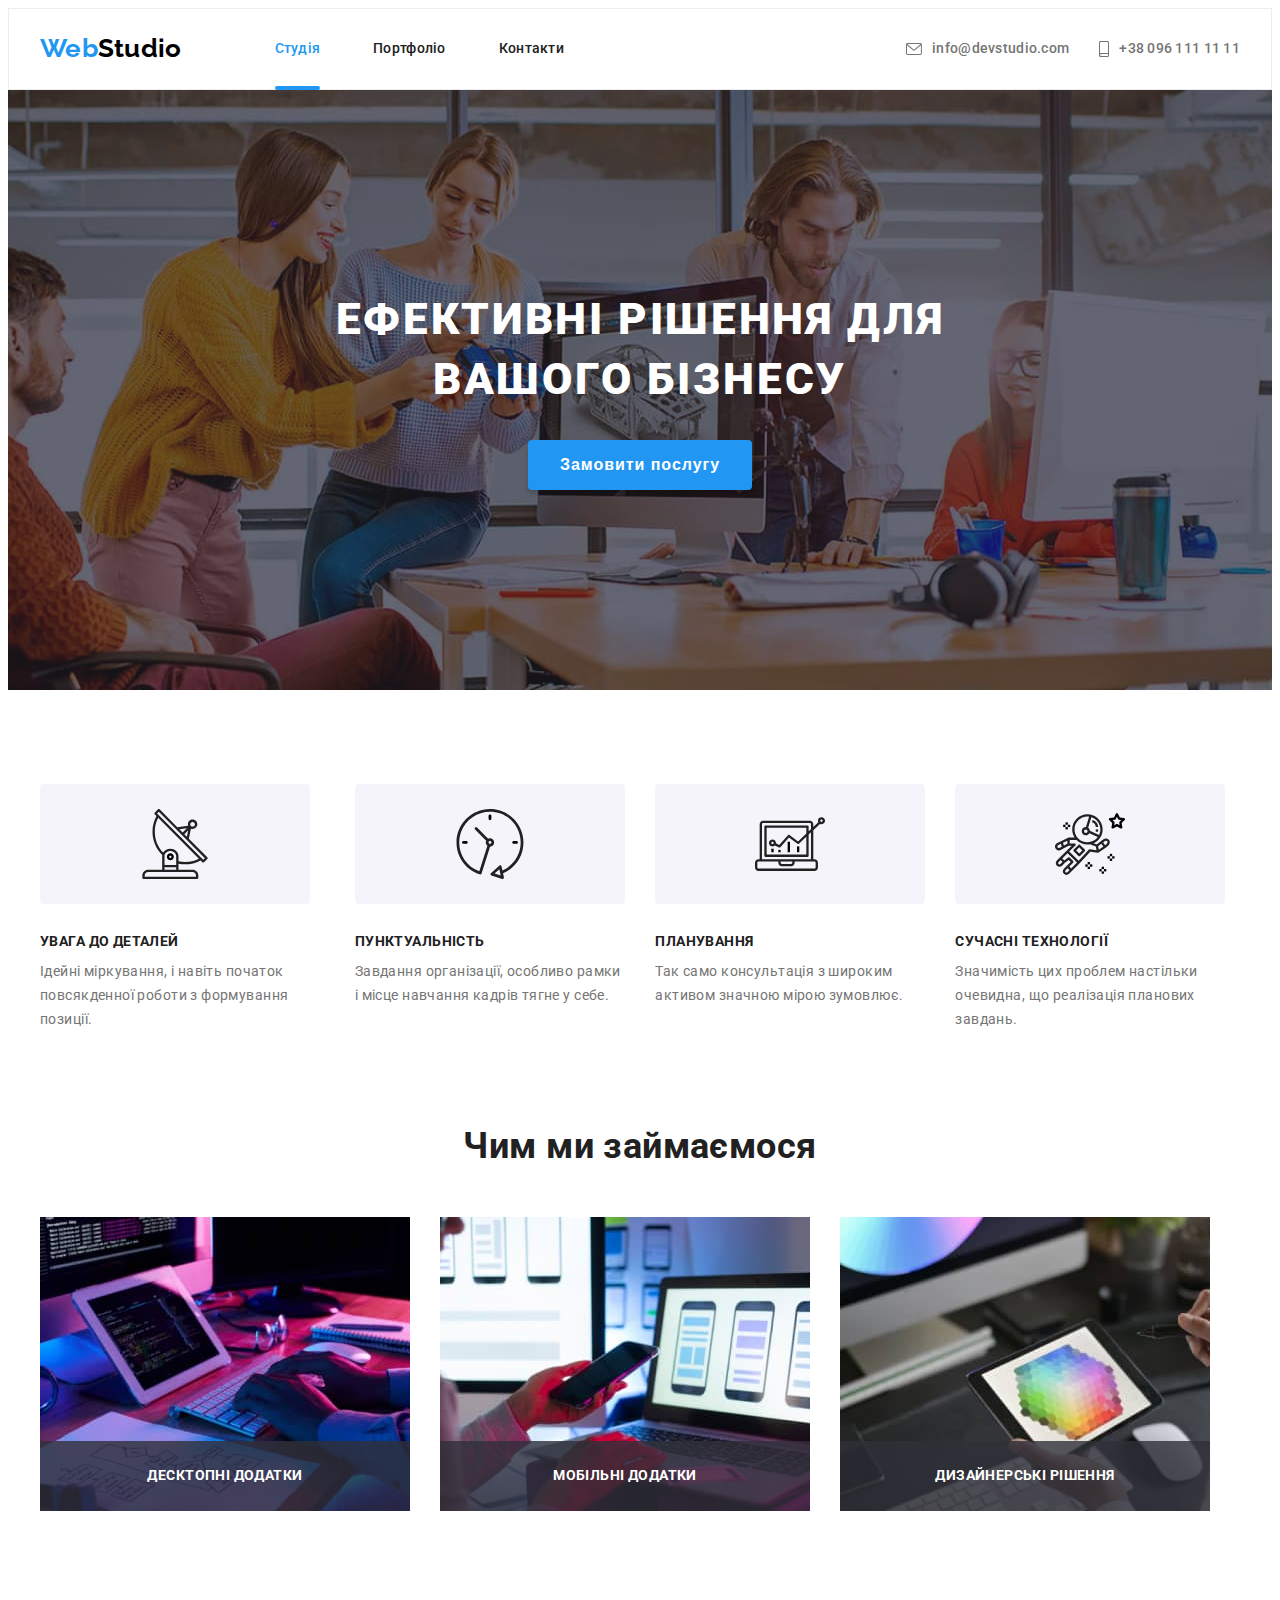
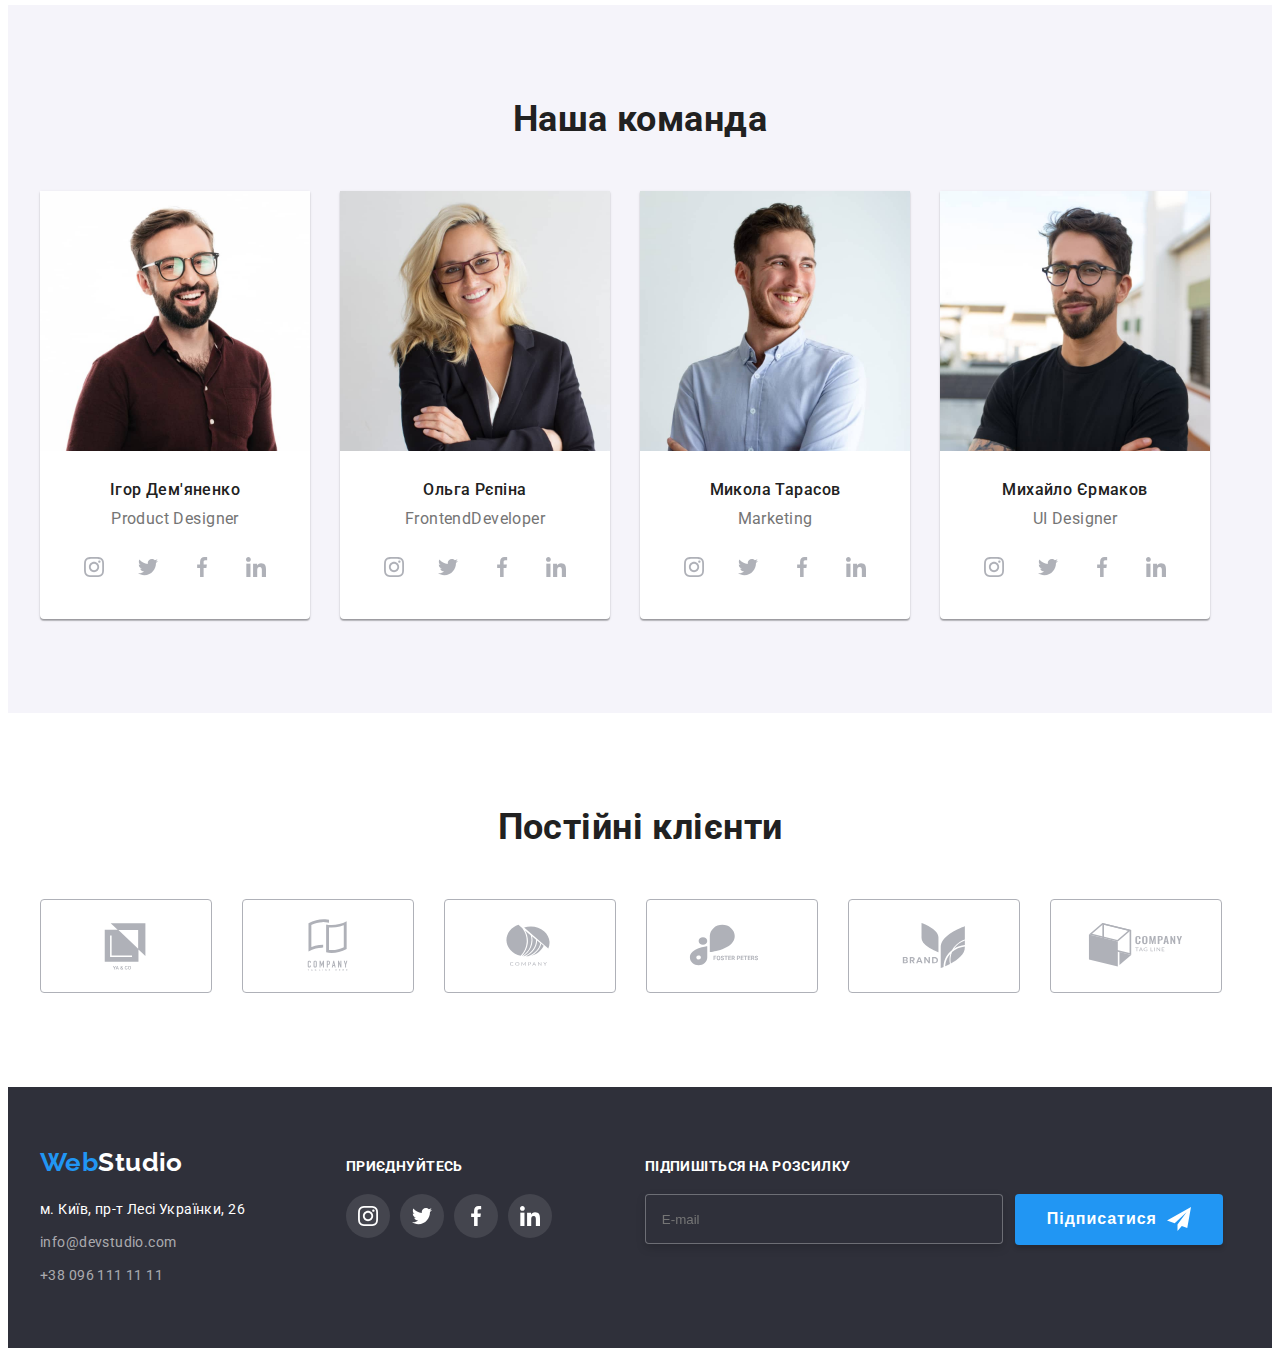
<file: index.html>
<!DOCTYPE html>
<html lang="uk">
  <head>
    <meta charset="UTF-8" />
    <meta http-equiv="X-UA-Compatible" content="IE=edge" />
    <meta name="viewport" content="width=device-width, initial-scale=1.0" />
    <title>WebStudio</title>

    <!-- fonts -->
    <link rel="preconnect" href="https://fonts.googleapis.com" />
    <link rel="preconnect" href="https://fonts.gstatic.com" crossorigin />
    <link
      href="https://fonts.googleapis.com/css2?family=Raleway:wght@700&family=Roboto:wght@400;500;700;900&display=swap"
      rel="stylesheet"
    />

    <!-- css -->
    <link
      rel="stylesheet"
      href="https://cdnjs.cloudflare.com/ajax/libs/modern-normalize/1.1.0/modern-normalize.min.css"
      integrity="sha512-wpPYUAdjBVSE4KJnH1VR1HeZfpl1ub8YT/NKx4PuQ5NmX2tKuGu6U/JRp5y+Y8XG2tV+wKQpNHVUX03MfMFn9Q=="
      crossorigin="anonymous"
      referrerpolicy="no-referrer"
    />
    <link rel="stylesheet" href="./css/main.min.css" />
  </head>
  <body class="body">
    <!-- header -->
    <header class="header">
      <div class="container">
        <div class="header__box">
          <nav class="nav">
            <!-- logo -->
            <a class="link logo" href="./"><span class="logo__web">Web</span>Studio</a>

            <!-- nav list -->
            <ul class="list nav__list">
              <li class="nav__item"><a class="link nav__link nav__active" href="./">Студія</a></li>
              <li class="nav__item">
                <a class="link nav__link" href="./portfolio.html">Портфоліо</a>
              </li>
              <li class="nav__item"><a class="link nav__link" href="./">Контакти</a></li>
            </ul>
          </nav>

          <!-- contact header -->
          <div class="contact-header">
            <a class="link contact-header__link" href="mailto:info@devstudio.com">
              <svg class="contact-header__svg" width="16" height="12">
                <use href="./images/symbol-defs.svg#icon-envelope-hover"></use>
              </svg>
              info@devstudio.com
            </a>
            <a class="link contact-header__link" href="tel:+380961111111">
              <svg class="contact-header__svg" width="10" height="16">
                <use href="./images/symbol-defs.svg#icon-smartphone"></use>
              </svg>
              +38 096 111 11 11
            </a>
          </div>
        </div>
      </div>
    </header>
    <main>
      <!-- hero -->
      <section class="hero">
        <div class="hero__image">
          <h1 class="hero__title">
            Ефективні рішення для <br />
            вашого бізнесу
          </h1>
          <button class="button" title="button" data-modal-open>Замовити послугу</button>
        </div>
      </section>

      <!-- features -->
      <section class="features">
        <div class="container">
          <h2 class="sections-title hidden-title">Особливостi</h2>
          <ul class="list features__list">
            <li class="features__item">
              <div class="features__container">
                <svg class="svg_features" width="70" height="70">
                  <use href="./images/symbol-defs.svg#icon-antenna-1"></use>
                </svg>
              </div>
              <h3 class="container__title title__features">УВАГА ДО ДЕТАЛЕЙ</h3>
              <p class="paragraf features__descriptions">
                Ідейні міркування, і навіть початок повсякденної роботи з формування позиції.
              </p>
            </li>
            <li class="features__item">
              <div class="features__container">
                <svg class="svg_features" width="70" height="70">
                  <use href="./images/symbol-defs.svg#icon-clock-1"></use>
                </svg>
              </div>
              <h3 class="container__title title__features">ПУНКТУАЛЬНІСТЬ</h3>
              <p class="paragraf features__descriptions">
                Завдання організації, особливо рамки і місце навчання кадрів тягне у себе.
              </p>
            </li>
            <li class="features__item">
              <div class="features__container">
                <svg class="svg_features" width="70" height="70">
                  <use href="./images/symbol-defs.svg#icon-diagram-1"></use>
                </svg>
              </div>
              <h3 class="container__title title__features">ПЛАНУВАННЯ</h3>
              <p class="paragraf features__descriptions">
                Так само консультація з широким активом значною мірою зумовлює.
              </p>
            </li>
            <li class="features__item">
              <div class="features__container">
                <svg class="svg_features" width="70" height="70">
                  <use href="./images/symbol-defs.svg#icon-astronaut-1"></use>
                </svg>
              </div>
              <h3 class="container__title title__features">СУЧАСНІ ТЕХНОЛОГІЇ</h3>
              <p class="paragraf features__descriptions">
                Значимість цих проблем настільки очевидна, що реалізація планових завдань.
              </p>
            </li>
          </ul>
        </div>
      </section>

      <!-- works -->
      <section class="works">
        <div class="container">
          <h2 class="sections-title works__title">Чим ми займаємося</h2>
          <ul class="list works__list">
            <li class="works__items">
              <img src="./images/1.jpg" width="370" alt="клава" class="works__image" />
              <p class="paragraf works__description">Десктопні додатки</p>
            </li>
            <li class="works__items">
              <img src="./images/2.jpg" width="370" alt="ноут" class="works__image" />
              <p class="paragraf works__description">Мобільні додатки</p>
            </li>
            <li class="works__items">
              <img src="./images/3.jpg" width="370" alt="палiтра" class="works__image" />
              <p class="paragraf works__description">Дизайнерські рішення</p>
            </li>
          </ul>
        </div>
      </section>

      <!-- our team -->
      <section class="team">
        <div class="container">
          <h2 class="sections-title team__title">Наша команда</h2>
          <ul class="list team__list">
            <li class="team__item">
              <img class="team__img" src="./images/4.jpg" width="270" alt="Ігор Дем'яненко" />
              <div class="team__container">
                <h3 class="container__title team__name">Ігор Дем'яненко</h3>
                <p class="paragraf team__description" lang="en">Product Designer</p>

                <ul class="list social-ico">
                  <li class="social-ico__item">
                    <a class="link social-ico__link" href="">
                      <svg class="social-ico__svg" width="20" height="20">
                        <use href="./images/symbol-defs.svg#icon-instagram-2"></use>
                      </svg>
                    </a>
                  </li>
                  <li class="social-ico__item">
                    <a class="link social-ico__link" href="">
                      <svg class="social-ico__svg" width="20" height="20">
                        <use href="./images/symbol-defs.svg#icon-twitter-1"></use>
                      </svg>
                    </a>
                  </li>
                  <li class="social-ico__item">
                    <a class="link social-ico__link" href="">
                      <svg class="social-ico__svg" width="20" height="20">
                        <use href="./images/symbol-defs.svg#icon-facebook-1"></use>
                      </svg>
                    </a>
                  </li>
                  <li class="social-ico__item">
                    <a class="link social-ico__link" href="">
                      <svg class="social-ico__svg" width="20" height="20">
                        <use href="./images/symbol-defs.svg#icon-linkedin-1"></use>
                      </svg>
                    </a>
                  </li>
                </ul>
              </div>
            </li>

            <li class="team__item">
              <img class="team__img" src="./images/5.jpg" width="270" alt="Ольга Рєпіна" />
              <div class="team__container">
                <h3 class="container__title team__name">Ольга Рєпіна</h3>
                <p class="paragraf team__description" lang="en">FrontendDeveloper</p>

                <ul class="list social-ico">
                  <li class="social-ico__item">
                    <a class="link social-ico__link" href="">
                      <svg class="social-ico__svg" width="20" height="20">
                        <use href="./images/symbol-defs.svg#icon-instagram-2"></use>
                      </svg>
                    </a>
                  </li>
                  <li class="social-ico__item">
                    <a class="link social-ico__link" href="">
                      <svg class="social-ico__svg" width="20" height="20">
                        <use href="./images/symbol-defs.svg#icon-twitter-1"></use>
                      </svg>
                    </a>
                  </li>
                  <li class="social-ico__item">
                    <a class="link social-ico__link" href="">
                      <svg class="social-ico__svg" width="20" height="20">
                        <use href="./images/symbol-defs.svg#icon-facebook-1"></use>
                      </svg>
                    </a>
                  </li>
                  <li class="social-ico__item">
                    <a class="link social-ico__link" href="">
                      <svg class="social-ico__svg" width="20" height="20">
                        <use href="./images/symbol-defs.svg#icon-linkedin-1"></use>
                      </svg>
                    </a>
                  </li>
                </ul>
              </div>
            </li>

            <li class="team__item">
              <img class="team__img" src="./images/6.jpg" width="270" alt="Микола Тарасов" />
              <div class="team__container">
                <h3 class="container__title team__name">Микола Тарасов</h3>
                <p class="paragraf team__description" lang="en">Marketing</p>

                <ul class="list social-ico">
                  <li class="social-ico__item">
                    <a class="link social-ico__link" href="">
                      <svg class="social-ico__svg" width="20" height="20">
                        <use href="./images/symbol-defs.svg#icon-instagram-2"></use>
                      </svg>
                    </a>
                  </li>
                  <li class="social-ico__item">
                    <a class="link social-ico__link" href="">
                      <svg class="social-ico__svg" width="20" height="20">
                        <use href="./images/symbol-defs.svg#icon-twitter-1"></use>
                      </svg>
                    </a>
                  </li>
                  <li class="social-ico__item">
                    <a class="link social-ico__link" href="">
                      <svg class="social-ico__svg" width="20" height="20">
                        <use href="./images/symbol-defs.svg#icon-facebook-1"></use>
                      </svg>
                    </a>
                  </li>
                  <li class="social-ico__item">
                    <a class="link social-ico__link" href="">
                      <svg class="social-ico__svg" width="20" height="20">
                        <use href="./images/symbol-defs.svg#icon-linkedin-1"></use>
                      </svg>
                    </a>
                  </li>
                </ul>
              </div>
            </li>

            <li class="team__item">
              <img class="team__img" src="./images/7.jpg" width="270" alt="Михайло Єрмаков" />
              <div class="team__container">
                <h3 class="container__title team__name">Михайло Єрмаков</h3>
                <p class="paragraf team__description" lang="en">UI Designer</p>

                <ul class="list social-ico">
                  <li class="social-ico__item">
                    <a class="link social-ico__link" href="">
                      <svg class="social-ico__svg" width="20" height="20">
                        <use href="./images/symbol-defs.svg#icon-instagram-2"></use>
                      </svg>
                    </a>
                  </li>
                  <li class="social-ico__item">
                    <a class="link social-ico__link" href="">
                      <svg class="social-ico__svg" width="20" height="20">
                        <use href="./images/symbol-defs.svg#icon-twitter-1"></use>
                      </svg>
                    </a>
                  </li>
                  <li class="social-ico__item">
                    <a class="link social-ico__link" href="">
                      <svg class="social-ico__svg" width="20" height="20">
                        <use href="./images/symbol-defs.svg#icon-facebook-1"></use>
                      </svg>
                    </a>
                  </li>
                  <li class="social-ico__item">
                    <a class="link social-ico__link" href="">
                      <svg class="social-ico__svg" width="20" height="20">
                        <use href="./images/symbol-defs.svg#icon-linkedin-1"></use>
                      </svg>
                    </a>
                  </li>
                </ul>
              </div>
            </li>
          </ul>
        </div>
      </section>

      <!-- customers -->
      <section class="customers">
        <div class="container">
          <h2 class="sections-title customers__title">Постійні клієнти</h2>
          <ul class="list customers__list">
            <li class="customers__item">
              <a href="" class="customers__link">
                <svg class="customers__svg" width="106" height="60">
                  <use href="./images/symbol-defs.svg#icon-Logo"></use>
                </svg>
              </a>
            </li>
            <li class="customers__item">
              <a href="" class="customers__link">
                <svg class="customers__svg" width="106" height="60">
                  <use href="./images/symbol-defs.svg#icon-Logo1"></use>
                </svg>
              </a>
            </li>
            <li class="customers__item">
              <a href="" class="customers__link">
                <svg class="customers__svg" width="106" height="60">
                  <use href="./images/symbol-defs.svg#icon-Logo2"></use>
                </svg>
              </a>
            </li>
            <li class="customers__item">
              <a href="" class="customers__link">
                <svg class="customers__svg" width="106" height="60">
                  <use href="./images/symbol-defs.svg#icon-Logo3"></use>
                </svg>
              </a>
            </li>
            <li class="customers__item">
              <a href="" class="customers__link">
                <svg class="customers__svg" width="106" height="60">
                  <use href="./images/symbol-defs.svg#icon-Logo4"></use>
                </svg>
              </a>
            </li>
            <li class="customers__item">
              <a href="" class="customers__link">
                <svg class="customers__svg" width="106" height="60">
                  <use href="./images/symbol-defs.svg#icon-Logo5"></use>
                </svg>
              </a>
            </li>
          </ul>
        </div>
      </section>
    </main>

    <!-- footer -->
    <footer class="footer">
      <div class="container footer__box">
        <div class="footer__one">
          <a class="link logo footer__logo" href=""><span class="logo__web">Web</span>Studio</a>
          <address class="footer__adress">
            <ul class="list footer__list">
              <li class="footer__item">
                <a class="link footer__link" href="www.google.com">м. Київ, пр-т Лесі Українки, 26</a>
              </li>
              <li class="footer__item">
                <a class="link footer__link" href="mailto:info@devstudio.com">info@devstudio.com</a>
              </li>

              <li class="footer__item"><a class="link footer__link" href="tel:+380961111111">+38 096 111 11 11</a></li>
            </ul>
          </address>
        </div>

        <div class="footer__two">
          <h2 class="sections-title footer__join-title">приєднуйтесь</h2>
          <ul class="list social-ico">
            <li class="social-ico__item social-ico__item--grey">
              <a class="link social-ico__link" href="">
                <svg class="social-ico__svg social-ico__svg--white " width="20" height="20">
                  <use href="./images/symbol-defs.svg#icon-instagram-2"></use>
                </svg>
              </a>
            </li>
            <li class="social-ico__item social-ico__item--grey">
              <a class="link social-ico__link" href="">
                <svg class="social-ico__svg social-ico__svg--white" width="20" height="20">
                  <use href="./images/symbol-defs.svg#icon-twitter-1"></use>
                </svg>
              </a>
            </li>
            <li class="social-ico__item social-ico__item--grey">
              <a class="link social-ico__link" href="">
                <svg class="social-ico__svg social-ico__svg--white" width="20" height="20">
                  <use href="./images/symbol-defs.svg#icon-facebook-1"></use>
                </svg>
              </a>
            </li>
            <li class="social-ico__item social-ico__item--grey">
              <a class="link social-ico__link" href="">
                <svg class="social-ico__svg social-ico__svg--white" width="20" height="20">
                  <use href="./images/symbol-defs.svg#icon-linkedin-1"></use>
                </svg>
              </a>
            </li>
          </ul>
        </div>

        <div class="footer__three">
          <h2 class="sections-title footer__email-title">Підпишіться на розсилку</h2>
          <form class="footer__form">
            <label class="foote__label">
              <input
                class="footer__input"
                type="email"
                name="email_user"
                placeholder="E-mail"
                required
              />
            </label>
            <button type="submit" class="button">
              Підписатися
              <svg class="footer__send-svg" width="24" height="24">
                <use href="./images/symbol-defs.svg#icon-icon-send"></use>
              </svg>
            </button>
          </form>
        </div>
      </div>
    </footer>

    <!-- modal -->
    <div class="backdrop is-hidden" data-modal>
      <div class="modal">
        <button class="modal__button-close" data-modal-close>
          <svg class="close_modal__svg" width="11" height="11">
            <use href="./images/symbol-defs.svg#icon-close"></use>
          </svg>
        </button>
        <form class="modal__form">
          <p class="paragraf modal__title">Залиште свої дані, ми вам передзвонимо</p>
          <label class="modal__label">
            Ім'я
            <input class="modal__input" type="text" name="user_name" required placeholder=" " />
            <svg class="modal__svg" width="18" height="18">
              <use href="./images/symbol-defs.svg#icon-person-black-18dp-1"></use>
            </svg>
          </label>
          <label class="modal__label">
            Телефон
            <input class="modal__input" type="tel" name="user_phone" required placeholder=" " />
            <svg class="modal__svg" width="18" height="18">
              <use href="./images/symbol-defs.svg#icon-phone-black-18dp-1"></use>
            </svg>
          </label>
          <label class="modal__label">
            Пошта
            <input class="modal__input" type="email" name="user_mail" required placeholder=" " />
            <svg class="modal__svg" width="18" height="18">
              <use href="./images/symbol-defs.svg#icon-email-black-18dp-1"></use>
            </svg>
          </label>
          <label class="modal__label">
            Коментар
            <textarea
              class="modal__textarea"
              name="use_commentar"
              placeholder="Введіть текст"
            ></textarea>
          </label>

          <label class="checkbox">
            <input class="hidden-title checkbox__input" type="checkbox" required />
            <span class="checkbox__new">
              <svg class="checkbox__svg" width="16" height="15">
                <use href="./images/symbol-defs.svg#icon-check"></use>
              </svg>
            </span>

            Погоджуюся з розсилкою та приймаю &nbsp;
            <a href="" class="modal__contract"> Умови договору</a>
          </label>
          <button type="submit" class="button">Відправити</button>
        </form>
      </div>
    </div>

    <!-- script -->
    <script src="./js/modal.js"></script>
  </body>
</html>
</file>
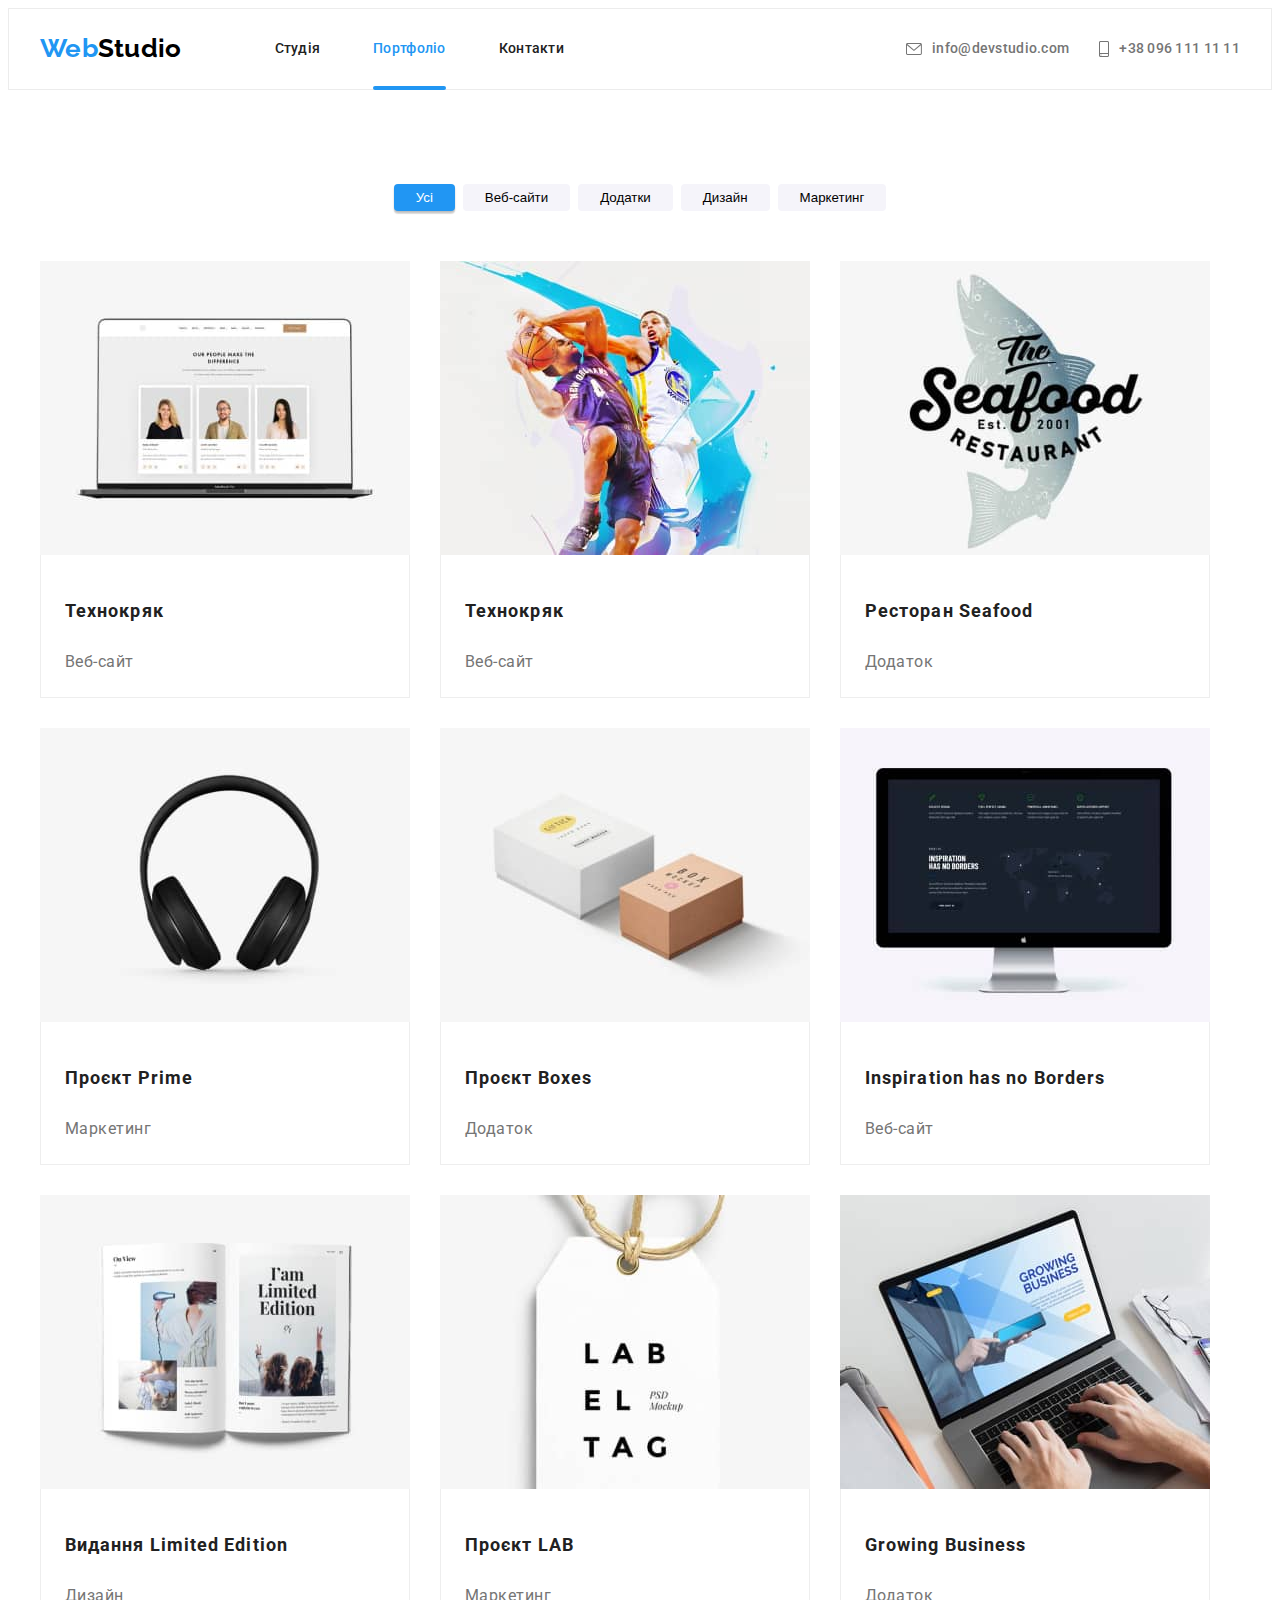
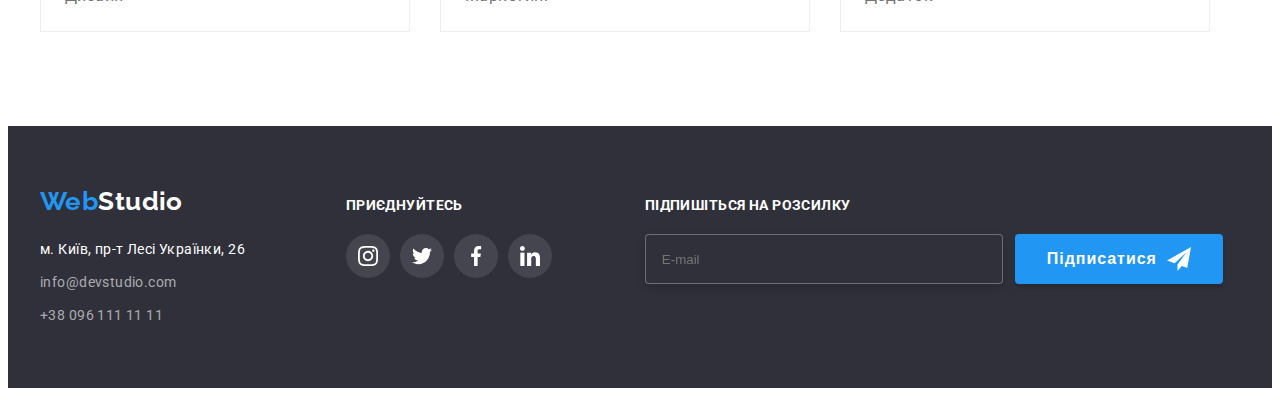
<file: portfolio.html>
<!DOCTYPE html>
<html lang="uk">
  <head>
    <meta charset="UTF-8" />
    <meta http-equiv="X-UA-Compatible" content="IE=edge" />
    <meta name="viewport" content="width=device-width, initial-scale=1.0" />
    <title>WebStudio</title>
    <!-- fonts -->
    <link rel="preconnect" href="https://fonts.googleapis.com" />
    <link rel="preconnect" href="https://fonts.gstatic.com" crossorigin />
    <link
      href="https://fonts.googleapis.com/css2?family=Raleway:wght@700&family=Roboto:wght@400;500;700;900&display=swap"
      rel="stylesheet"
    />
    <!-- css -->
    <link
      rel="stylesheet"
      href="https://cdnjs.cloudflare.com/ajax/libs/modern-normalize/1.1.0/modern-normalize.min.css"
      integrity="sha512-wpPYUAdjBVSE4KJnH1VR1HeZfpl1ub8YT/NKx4PuQ5NmX2tKuGu6U/JRp5y+Y8XG2tV+wKQpNHVUX03MfMFn9Q=="
      crossorigin="anonymous"
      referrerpolicy="no-referrer"
    />
    <link rel="stylesheet" href="./css/main.min.css" />
  </head>
  <body class="body">
    <!-- header -->
    <header class="header">
      <div class="container">
        <div class="header__box">
          <nav class="nav">
            <!-- logo -->
            <a class="link logo" href="./"><span class="logo__web">Web</span>Studio</a>

            <!-- nav list -->
            <ul class="list nav__list">
              <li class="nav__item"><a class="link nav__link" href="./">Студія</a></li>
              <li class="nav__item">
                <a class="nav__active link nav__link" href="./portfolio.html">Портфоліо</a>
              </li>
              <li class="nav__item"><a class="link nav__link" href="./">Контакти</a></li>
            </ul>
          </nav>

          <!-- contact header -->
          <div class="contact-header">
            <a class="link contact-header__link" href="mailto:info@devstudio.com">
              <svg class="contact-header__svg" width="16" height="12">
                <use href="./images/symbol-defs.svg#icon-envelope-hover"></use>
              </svg>
              info@devstudio.com
            </a>
            <a class="link contact-header__link" href="tel:+380961111111">
              <svg class="contact-header__svg" width="10" height="16">
                <use href="./images/symbol-defs.svg#icon-smartphone"></use>
              </svg>
              +38 096 111 11 11
            </a>
          </div>
        </div>
      </div>
    </header>
    <main>
      <section class="filter">
        <div class="container">
          <ul class="list filter__list">
            <li class="filter__item">
              <button class="filter__button filter__active" type="button">Усі</button>
            </li>
            <li class="filter__item">
              <button class="filter__button" type="button">Веб-сайти</button>
            </li>
            <li class="filter__item">
              <button class="filter__button" type="button">Додатки</button>
            </li>
            <li class="filter__item">
              <button class="filter__button" type="button">Дизайн</button>
            </li>
            <li class="filter__item">
              <button class="filter__button" type="button">Маркетинг</button>
            </li>
          </ul>
        </div>
      </section>

      <!-- cards -->
      <section class="cards">
        <div class="container">
          <ul class="list cards__list">
            <li class="cards__item">
              <a href="" class="link cards__link">
                <div class="cards__box">
                  <img
                    class="cards__img"
                    src="./images/portfolio/1.jpg"
                    alt="портфоліо"
                    width="370"
                  />
                  <p class="paragraf cards__transform">
                    Ресурс пропонує комплексні пропозиції з різним рівнем функціоналу та сервісів.
                    Все це дозволить відвідувачу отримати вичерпні відомості про компанію чи
                    приватну особу.
                  </p>
                </div>
                <div class="cards__box-second">
                  <h3 class="cards__title">Технокряк</h3>
                  <p class="paragraf cards__descriptions">Веб-сайт</p>
                </div>
              </a>
            </li>
            <li class="cards__item">
              <a href="" class="link cards__link">
                <div class="cards__box">
                  <img
                    class="cards__img"
                    src="./images/portfolio/2.jpg"
                    alt="портфоліо"
                    width="370"
                  />
                  <p class="paragraf cards__transform">
                    Ресурс пропонує комплексні пропозиції з різним рівнем функціоналу та сервісів.
                    Все це дозволить відвідувачу отримати вичерпні відомості про компанію чи
                    приватну особу.
                  </p>
                </div>
                <div class="cards__box-second">
                  <h3 class="cards__title">Технокряк</h3>
                  <p class="paragraf cards__descriptions">Веб-сайт</p>
                </div>
              </a>
            </li>
            <li class="cards__item">
              <a href="" class="link cards__link">
                <div class="cards__box">
                  <img
                    class="cards__img"
                    src="./images/portfolio/3.jpg"
                    alt="портфоліо"
                    width="370"
                  />
                  <p class="paragraf cards__transform">
                    Ресурс пропонує комплексні пропозиції з різним рівнем функціоналу та сервісів.
                    Все це дозволить відвідувачу отримати вичерпні відомості про компанію чи
                    приватну особу.
                  </p>
                </div>
                <div class="cards__box-second">
                  <h3 class="cards__title">Ресторан Seafood</h3>
                  <p class="paragraf cards__descriptions">Додаток</p>
                </div>
              </a>
            </li>
            <li class="cards__item">
              <a href="" class="link cards__link">
                <div class="cards__box">
                  <img
                    class="cards__img"
                    src="./images/portfolio/4.jpg"
                    alt="портфоліо"
                    width="370"
                  />
                  <p class="paragraf cards__transform">
                    Ресурс пропонує комплексні пропозиції з різним рівнем функціоналу та сервісів.
                    Все це дозволить відвідувачу отримати вичерпні відомості про компанію чи
                    приватну особу.
                  </p>
                </div>
                <div class="cards__box-second">
                  <h3 class="cards__title">Проєкт Prime</h3>
                  <p class="paragraf cards__descriptions">Маркетинг</p>
                </div>
              </a>
            </li>
            <li class="cards__item">
              <a href="" class="link cards__link">
                <div class="cards__box">
                  <img
                    class="cards__img"
                    src="./images/portfolio/5.jpg"
                    alt="портфоліо"
                    width="370"
                  />
                  <p class="paragraf cards__transform">
                    Ресурс пропонує комплексні пропозиції з різним рівнем функціоналу та сервісів.
                    Все це дозволить відвідувачу отримати вичерпні відомості про компанію чи
                    приватну особу.
                  </p>
                </div>
                <div class="cards__box-second">
                  <h3 class="cards__title">Проєкт Boxes</h3>
                  <p class="paragraf cards__descriptions">Додаток</p>
                </div>
              </a>
            </li>
            <li class="cards__item">
              <a href="" class="link cards__link">
                <div class="cards__box">
                  <img
                    class="cards__img"
                    src="./images/portfolio/6.jpg"
                    alt="портфоліо"
                    width="370"
                  />
                  <p class="paragraf cards__transform">
                    Ресурс пропонує комплексні пропозиції з різним рівнем функціоналу та сервісів.
                    Все це дозволить відвідувачу отримати вичерпні відомості про компанію чи
                    приватну особу.
                  </p>
                </div>
                <div class="cards__box-second">
                  <h3 class="cards__title">Inspiration has no Borders</h3>
                  <p class="paragraf cards__descriptions">Веб-сайт</p>
                </div>
              </a>
            </li>
            <li class="cards__item">
              <a href="" class="link cards__link">
                <div class="cards__box">
                  <img
                    class="cards__img"
                    src="./images/portfolio/7.jpg"
                    alt="портфоліо"
                    width="370"
                  />
                  <p class="paragraf cards__transform">
                    Ресурс пропонує комплексні пропозиції з різним рівнем функціоналу та сервісів.
                    Все це дозволить відвідувачу отримати вичерпні відомості про компанію чи
                    приватну особу.
                  </p>
                </div>
                <div class="cards__box-second">
                  <h3 class="cards__title">Видання Limited Edition</h3>
                  <p class="paragraf cards__descriptions">Дизайн</p>
                </div>
              </a>
            </li>
            <li class="cards__item">
              <a href="" class="link cards__link">
                <div class="cards__box">
                  <img
                    class="cards__img"
                    src="./images/portfolio/8.jpg"
                    alt="портфоліо"
                    width="370"
                  />
                  <p class="paragraf cards__transform">
                    Ресурс пропонує комплексні пропозиції з різним рівнем функціоналу та сервісів.
                    Все це дозволить відвідувачу отримати вичерпні відомості про компанію чи
                    приватну особу.
                  </p>
                </div>
                <div class="cards__box-second">
                  <h3 class="cards__title">Проєкт LAB</h3>
                  <p class="paragraf cards__descriptions">Маркетинг</p>
                </div>
              </a>
            </li>
            <li class="cards__item">
              <a href="" class="link cards__link">
                <div class="cards__box">
                  <img
                    class="cards__img"
                    src="./images/portfolio/9.jpg"
                    alt="портфоліо"
                    width="370"
                  />
                  <p class="paragraf cards__transform">
                    Ресурс пропонує комплексні пропозиції з різним рівнем функціоналу та сервісів.
                    Все це дозволить відвідувачу отримати вичерпні відомості про компанію чи
                    приватну особу.
                  </p>
                </div>
                <div class="cards__box-second">
                  <h3 class="cards__title">Growing Business</h3>
                  <p class="paragraf cards__descriptions">Додаток</p>
                </div>
              </a>
            </li>
          </ul>
        </div>
      </section>
    </main>

    <!-- footer -->
    <footer class="footer">
      <div class="container footer__box">
        <div class="footer__one">
          <a class="link logo footer__logo" href=""><span class="logo__web">Web</span>Studio</a>
          <address class="footer__adress">
            <ul class="list footer__list">
              <li class="footer__item">
                <a class="link footer__link" href="www.google.com"
                  >м. Київ, пр-т Лесі Українки, 26</a
                >
              </li>
              <li class="footer__item">
                <a class="link footer__link" href="mailto:info@devstudio.com">info@devstudio.com</a>
              </li>

              <li class="footer__item">
                <a class="link footer__link" href="tel:+380961111111">+38 096 111 11 11</a>
              </li>
            </ul>
          </address>
        </div>

        <div class="footer__two">
          <h2 class="sections-title footer__join-title">приєднуйтесь</h2>
          <ul class="list social-ico">
            <li class="social-ico__item social-ico__item--grey">
              <a class="link social-ico__link" href="">
                <svg class="social-ico__svg social-ico__svg--white" width="20" height="20">
                  <use href="./images/symbol-defs.svg#icon-instagram-2"></use>
                </svg>
              </a>
            </li>
            <li class="social-ico__item social-ico__item--grey">
              <a class="link social-ico__link" href="">
                <svg class="social-ico__svg social-ico__svg--white" width="20" height="20">
                  <use href="./images/symbol-defs.svg#icon-twitter-1"></use>
                </svg>
              </a>
            </li>
            <li class="social-ico__item social-ico__item--grey">
              <a class="link social-ico__link" href="">
                <svg class="social-ico__svg social-ico__svg--white" width="20" height="20">
                  <use href="./images/symbol-defs.svg#icon-facebook-1"></use>
                </svg>
              </a>
            </li>
            <li class="social-ico__item social-ico__item--grey">
              <a class="link social-ico__link" href="">
                <svg class="social-ico__svg social-ico__svg--white" width="20" height="20">
                  <use href="./images/symbol-defs.svg#icon-linkedin-1"></use>
                </svg>
              </a>
            </li>
          </ul>
        </div>

        <div class="footer__three">
          <h2 class="sections-title footer__email-title">Підпишіться на розсилку</h2>
          <form class="footer__form">
            <label class="foote__label">
              <input
                class="footer__input"
                type="email"
                name="email_user"
                placeholder="E-mail"
                required
              />
            </label>
            <button type="submit" class="button">
              Підписатися
              <svg class="footer__send-svg" width="24" height="24">
                <use href="./images/symbol-defs.svg#icon-icon-send"></use>
              </svg>
            </button>
          </form>
        </div>
      </div>
    </footer>
  </body>
</html>
</file>
<file: css/main.min.css>
:root{--general_bg: #ffffff;--general_color: #757575;--title_color: #212121;--accent_color: #2196f3;--logo_color: #000000;--svg_color: #afb1b8;--second_bg_color: #f5f4fa;--footer_color: #2f303a}.checkbox__new,.checkbox,.modal__button-close,.filter__button,.filter__list,.social-ico__item--grey,.social-ico__link,.works__description,.features__container,.button,.contact-header__link,.nav,.header__box{display:flex;align-items:center;justify-content:center}.hidden-title{position:absolute;white-space:nowrap;width:1px;height:1px;overflow:hidden;border:0;padding:0;clip:rect(0 0 0 0);clip-path:inset(50%);margin:-1px}.body{font-family:"Roboto",sans-serif;font-style:normal;font-weight:400;font-size:14px;line-height:1.71;letter-spacing:.03em;color:var(--general_color)}.container{padding-left:15px;padding-right:15px;width:1200px;margin-left:auto;margin-right:auto}.link{text-decoration:none;color:inherit}.list,.paragraf,.container__title{list-style:none;padding:0;margin:0}.sections-title{font-weight:700;font-size:36px;line-height:1.16;text-align:center;color:var(--title_color);margin:0 0 50px 0}.header{border:1px solid #ececec}.header__box{font-weight:500;font-size:14px;line-height:1.14;letter-spacing:.02em;color:var(--title_color)}.logo{font-family:"Raleway",sans-serif;font-weight:700;font-size:26px;line-height:1.19;color:var(--logo_color);margin-right:93px;margin-top:24px;margin-bottom:25px}.logo__web{color:var(--accent_color)}.nav__list{display:flex}.nav__item{margin-right:53px}.nav__link{padding-top:32px;padding-bottom:32px;position:relative;transition:color 250ms cubic-bezier(0.4, 0, 0.2, 1)}.nav__link:hover,.nav__link:focus{color:var(--accent_color);transform:scaleX(1)}.nav__link::before{content:"";background-color:#2196f3;border-radius:2px;width:100%;height:4px;position:absolute;left:0;bottom:-2px;transform:scaleX(0);transform-origin:left;transition:transform 250ms cubic-bezier(0.4, 0, 0.2, 1)}.nav__link:hover::before,.nav__link:focus::before{transform:scaleX(1)}.nav__active{color:var(--accent_color)}.nav__active::before{content:"";background-color:#2196f3;border-radius:2px;width:100%;height:4px;position:absolute;left:0;bottom:-2px;transform:scaleX(1)}.contact-header{display:flex;color:var(--general_color);margin-left:auto}.contact-header__link{padding-top:32px;padding-bottom:32px;transition:color 250ms cubic-bezier(0.4, 0, 0.2, 1)}.contact-header__link:hover,.contact-header__link:focus{color:var(--accent_color)}.contact-header__link:nth-child(1){margin-right:30px}.contact-header__svg{fill:var(--general_color);margin-right:10px;transition:fill 250ms cubic-bezier(0.4, 0, 0.2, 1)}.contact-header__link:hover .contact-header__svg,.contact-header__link:focus .contact-header__svg{fill:var(--accent_color)}.hero{background-color:var(--second_bg_color)}.hero__image{padding-top:200px;padding-bottom:200px;display:block;max-width:1600px;background-image:linear-gradient(rgba(47, 48, 58, 0.4), rgba(47, 48, 58, 0.4)),url(../images/hero.jpg);background-repeat:no-repeat;background-position:center;margin-left:auto;margin-right:auto}.hero__title{text-align:center;margin-bottom:30px;color:var(--general_bg);font-weight:900;font-size:44px;line-height:1.36;letter-spacing:.06em;text-transform:uppercase;margin:0 0 30px 0}.button{font-weight:700;font-size:16px;line-height:1.88;text-align:center;letter-spacing:.06em;color:#fff;background:#2196f3;box-shadow:0px 4px 4px rgba(0,0,0,.15);border-radius:4px;border:rgba(0,0,0,0);cursor:pointer;margin-left:auto;margin-right:auto;padding:10px 32px;transition:background-color 250ms cubic-bezier(0.4, 0, 0.2, 1),color 250ms cubic-bezier(0.4, 0, 0.2, 1)}.button:hover,.button:focus{background-color:#188ce8}.features{padding-top:94px;padding-bottom:94px}.features__list{display:flex}.features__item:not(:last-child){margin-right:30px}.title__features{font-weight:700;font-size:14px;line-height:1.14;text-transform:uppercase;color:var(--title_color);margin-bottom:10px}.features__container{background:#f5f4fa;border-radius:4px;width:270px;height:120px;margin-bottom:30px}.works{padding-bottom:94px}.works__list{display:flex}.works__items{position:relative}.works__items:not(:last-child){margin-right:30px}.works__image{display:block}.works__description{position:absolute;left:0;bottom:0;height:70px;width:100%;font-weight:700;font-size:14px;line-height:1.14;text-align:center;text-transform:uppercase;color:var(--general_bg);background-color:rgba(47,48,58,.8)}.team{padding-top:94px;padding-bottom:94px;background-color:var(--second_bg_color)}.team__title{font-weight:700;font-size:36px;line-height:1.16;text-align:center;color:var(--title_color);margin-bottom:50px}.team__list{display:flex}.team__item{background:var(--general_bg);box-shadow:0px 1px 3px rgba(0,0,0,.12),0px 1px 1px rgba(0,0,0,.14),0px 2px 1px rgba(0,0,0,.2);border-radius:0px 0px 4px 4px}.team__item:not(:last-child){margin-right:30px}.team__img{display:block}.team__container{padding:30px 32px;text-align:center}.team__name{font-weight:500;font-size:16px;line-height:1.18;text-align:center;color:var(--title_color);margin-bottom:10px}.team__description{font-weight:400;font-size:16px;line-height:1.18;text-align:center;color:#757575;margin-bottom:16px}.social-ico{display:flex}.social-ico__link{width:44px;height:44px;border-radius:50%;transition:background-color 250ms cubic-bezier(0.4, 0, 0.2, 1)}.social-ico__link:hover,.social-ico__link:focus{background-color:var(--accent_color)}.social-ico__item:not(:last-child){margin-right:10px}.social-ico__svg{fill:#afb1b8;transition:fill 250ms cubic-bezier(0.4, 0, 0.2, 1)}.social-ico__link:hover .social-ico__svg,.social-ico__link:focus .social-ico__svg{fill:var(--general_bg)}.customers{padding-top:94px;padding-bottom:94px}.customers__list{display:flex}.customers__item:not(:last-child){margin-right:30px}.customers__link{border:1px solid #afb1b8;border-radius:4px;width:170px;height:92px;display:flex;justify-content:center;align-items:center;transition:border-color 250ms cubic-bezier(0.4, 0, 0.2, 1)}.customers__link:hover,.customers__link:focus{border-color:var(--accent_color)}.customers__svg{fill:#afb1b8;transition:fill 250ms cubic-bezier(0.4, 0, 0.2, 1)}.customers__link:hover .customers__svg,.customers__link:focus .customers__svg{fill:var(--accent_color)}.footer{background-color:var(--footer_color);padding-top:60px;padding-bottom:60px}.footer__box{display:flex;align-items:baseline}.footer__logo{color:var(--general_bg)}.footer__adress{margin-top:20px;font-style:normal}.footer__item{color:rgba(255,255,255,.6)}.footer__item:nth-child(1){color:var(--general_bg)}.footer__item:not(:last-child){margin-bottom:9px}.footer__link{transition:color 250ms cubic-bezier(0.4, 0, 0.2, 1)}.footer__link:hover,.footer__link:focus{color:var(--general_bg)}.footer__two{margin-left:70px}.footer__join-title{font-weight:700;font-size:14px;line-height:1.14;text-transform:uppercase;color:#fff;text-align:left;margin-bottom:20px}.social-ico__item--grey{background-color:rgba(255,255,255,.1);border-radius:50%;transition:background-color 250ms cubic-bezier(0.4, 0, 0.2, 1)}.social-ico__item--grey:hover,.social-ico__item--grey:focus{background-color:var(--accent_color)}.social-ico__svg--white{fill:#fff}.footer__three{margin-left:93px}.footer__email-title{font-weight:700;font-size:14px;line-height:1.14;text-transform:uppercase;color:#fff;text-align:left;margin-bottom:20px}.footer__form{display:flex}.footer__input{outline:rgba(0,0,0,0);box-sizing:border-box;border:1px solid rgba(255,255,255,.3);filter:drop-shadow(0px 4px 4px rgba(0, 0, 0, 0.15));border-radius:4px;background-color:#2f303a;color:#afb1b8;padding:15px 16px;width:358px;height:50px;margin-right:12px;outline:rgba(0,0,0,0);transition:border-color 250ms cubic-bezier(0.4, 0, 0.2, 1)}.footer__input:focus{border-color:var(--accent_color)}.footer__send-svg{margin-left:10px;fill:#fff;transition:fill 250ms cubic-bezier(0.4, 0, 0.2, 1)}.filter{padding-top:94px;padding-bottom:50px}.filter__item:not(:last-child){margin-right:8px}.filter__button{background-color:#f5f4fa;border-radius:4px;padding:6px 22px;border:none;cursor:pointer;transition:background-color 250ms cubic-bezier(0.4, 0, 0.2, 1),box-shadow 250ms cubic-bezier(0.4, 0, 0.2, 1),color 250ms cubic-bezier(0.4, 0, 0.2, 1),color 250ms cubic-bezier(0.4, 0, 0.2, 1)}.filter__button:hover,.filter__button:focus{background-color:var(--accent_color);box-shadow:0px 3px 1px rgba(0,0,0,.1),0px 1px 2px rgba(0,0,0,.08),0px 2px 2px rgba(0,0,0,.12);color:var(--general_bg)}.filter__active{background-color:var(--accent_color);box-shadow:0px 3px 1px rgba(0,0,0,.1),0px 1px 2px rgba(0,0,0,.08),0px 2px 2px rgba(0,0,0,.12);color:var(--general_bg)}.cards__list{display:flex;flex-wrap:wrap;margin-bottom:94px;gap:30px}.cards__link{display:block;outline:rgba(0,0,0,0);transition:box-shadow 250ms cubic-bezier(0.4, 0, 0.2, 1)}.cards__link:hover,.cards__link:focus{box-shadow:0px 1px 1px rgba(0,0,0,.12),0px 4px 4px rgba(0,0,0,.06),1px 4px 6px rgba(0,0,0,.16)}.cards__box{position:relative;overflow:hidden}.cards__img{display:block}.cards__transform{position:absolute;background-color:rgba(33,150,243,.9);max-height:100%;max-width:100%;color:var(--general_bg);left:0;top:0;font-weight:400;font-size:18px;line-height:1.56;color:#fff;padding:63px 24px;transform:translateY(100%);transition:transform 250ms cubic-bezier(0.4, 0, 0.2, 1)}.cards__link:hover .cards__transform,.cards__link:focus .cards__transform{transform:translateY(0)}.cards__box-second{padding:20px 24px;background:#fff;border:1px solid #eee;border-top:none}.cards__title{font-weight:700;font-size:18px;line-height:2;letter-spacing:.06em;color:var(--title_color)}.cards__descriptions{font-size:16px;line-height:1.88;letter-spacing:.03em}.backdrop{width:100%;height:100%;position:fixed;background-color:rgba(0,0,0,.2);top:0;left:0;z-index:1000;transition:opacity 250ms cubic-bezier(0.4, 0, 0.2, 1)}.modal{box-sizing:border-box;width:528px;height:581px;background:#fff;box-shadow:0px 1px 3px rgba(0,0,0,.12),0px 1px 1px rgba(0,0,0,.14),0px 2px 1px rgba(0,0,0,.2);border-radius:4px;position:absolute;top:50%;left:50%;transform:translate(-50%, -50%);padding:40px}.is-hidden{opacity:0;visibility:hidden;pointer-events:none}.modal__button-close{width:30px;height:30px;border:1px solid rgba(0,0,0,.1);border-radius:50%;position:absolute;right:8px;top:8px;background-color:#fff;cursor:pointer;transition:fill 250ms cubic-bezier(0.4, 0, 0.2, 1)}.modal__button-close:hover,.modal__button-close:focus{fill:var(--accent_color)}.modal__form{display:flex;flex-direction:column}.modal__title{font-weight:700;text-align:center;letter-spacing:.03em;font-size:20px;line-height:1.15;color:#212121;margin-bottom:12px}.modal__label{display:flex;flex-direction:column;margin-bottom:10px;font-size:12px;line-height:1.16;letter-spacing:.01em;position:relative}.modal__label:nth-child(5){margin-bottom:20px}.modal__input{outline:rgba(0,0,0,0);position:relative;box-sizing:border-box;border:1px solid rgba(33,33,33,.2);border-radius:4px;height:40px;width:448px;margin-top:4px;padding:12px 16px 12px 34px;transition:border-color 250ms cubic-bezier(0.4, 0, 0.2, 1)}.modal__label:focus-within .modal__input{border-color:var(--accent_color)}.modal__svg{position:absolute;left:12px;bottom:11px;fill:var(--logo_color);transition:fill 250ms cubic-bezier(0.4, 0, 0.2, 1)}.modal__label:focus-within .modal__svg{fill:var(--accent_color)}.modal__textarea{margin-top:4px;outline:rgba(0,0,0,0);border:1px solid rgba(33,33,33,.2);border-radius:4px;height:120px;max-width:448px;padding:12px 16px;min-height:120px;resize:none;font-size:12px;line-height:1.16;letter-spacing:.01em;transition:border-color 250ms cubic-bezier(0.4, 0, 0.2, 1)}.modal__label:focus-within .modal__textarea{border-color:var(--accent_color)}.modal__textarea::placeholder{font-size:12px;line-height:1.16;letter-spacing:.01em;color:rgba(117,117,117,.5)}.checkbox{margin-bottom:30px}.checkbox__new{box-sizing:border-box;width:16px;height:15px;background-color:#fff;border-radius:2px;border:2px solid #212121;margin-right:7px;transition:background-color 250ms cubic-bezier(0.4, 0, 0.2, 1),border-color 250ms cubic-bezier(0.4, 0, 0.2, 1)}.checkbox__input:checked+.checkbox__new{background-color:var(--accent_color);border-color:var(--accent_color)}.checkbox__input:focus+.checkbox__new{border-color:var(--accent_color)}.checkbox__svg{background-origin:border-box}.modal__contract{color:var(--accent_color);text-decoration:underline}/*# sourceMappingURL=main.min.css.map */
</file>
